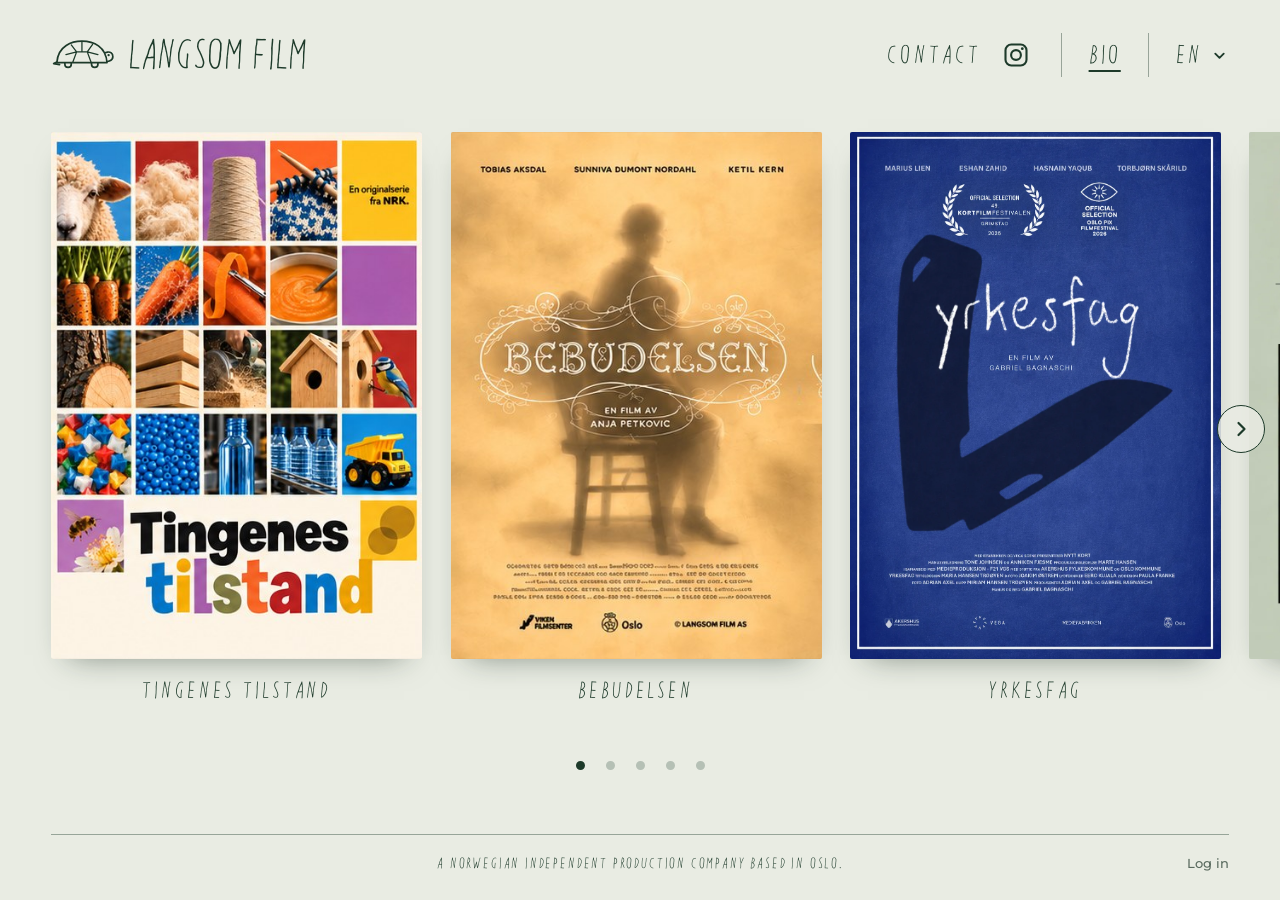
<file: index.html>
<!DOCTYPE html>
<html lang="no">
<head>
<meta charset="utf-8">
<meta name="viewport" content="width=device-width, initial-scale=1, viewport-fit=cover">
<meta name="theme-color" content="#e9ece3">
<link rel="icon" href="assets/icons/favicon.svg" type="image/svg+xml">
<link rel="icon" href="assets/icons/favicon-32.png" sizes="32x32" type="image/png">
<link rel="apple-touch-icon" href="assets/icons/apple-touch-icon.png">
<link rel="manifest" href="assets/icons/site.webmanifest">
<title>Langsom Film</title>
<meta name="description" content="Langsom Film er et norsk uavhengig produksjonsselskap basert i Oslo.">
<meta property="og:title" content="Langsom Film">
<meta property="og:description" content="Et norsk uavhengig produksjonsselskap basert i Oslo.">
<meta property="og:image" content="https://langsomfilm.no/assets/yrkesfag.jpg">
<meta property="og:type" content="website">
<link rel="preload" href="assets/fonts/HenriksHand-Regular.ttf" as="font" type="font/ttf" crossorigin>
<link rel="preconnect" href="https://fonts.googleapis.com">
<link href="https://fonts.googleapis.com/css2?family=Amatic+SC&family=Newsreader:ital,opsz,wght@0,6..72,400;0,6..72,500;1,6..72,400&family=Montserrat:wght@500;600;700&display=swap" rel="stylesheet">
<style>
/* VOICE: quiet, handmade, unhurried — the posters do the talking.
   COLOUR and TYPE: pale sage paper, dark forest-green ink; Henrik's hand for every label and title,
   a plain sans for longer reading text.
   LAYOUT: header (logo | mail · Instagram · Bio · language), poster carousel sized to the viewport, footer (centred tagline | editor link) with a small turtle walking along its top line.
   The whole page fits one screen: poster size is derived from the viewport height. */
@font-face{font-family:"Henriks Hand";src:url("assets/fonts/HenriksHand-Regular.ttf") format("truetype");font-display:swap}
:root{color-scheme:light;--bg:#e9ece3;--paper:#f4f5ef;--ink:#1d3a2a;--soft:#5a6b5f;--line:rgba(29,58,42,.4);
  --hand:"Henriks Hand","Amatic SC","Bradley Hand",cursive; /* Amatic SC fills glyphs Henrik's hand lacks: quotes, dashes, é ü ö ä, ( ) & / @ */--sans:Montserrat,system-ui,sans-serif;--read:Newsreader,Georgia,serif}
*{box-sizing:border-box;min-width:0}
html,body{margin:0}
body{background:var(--bg);color:var(--ink);font:16px/1.6 var(--sans);font-weight:500;overflow-x:clip;min-height:100vh;min-height:100svh;display:flex;flex-direction:column;-webkit-text-size-adjust:100%;-webkit-tap-highlight-color:transparent}
button,select{font:inherit;color:inherit;cursor:pointer}
a{color:inherit}
:focus-visible{outline:2.5px solid var(--ink);outline-offset:4px}
.hand{font-family:var(--hand);font-weight:400;text-transform:uppercase;letter-spacing:.14em}
.wrap{--pad:max(4vw,16px,env(safe-area-inset-left));width:min(1840px,100%);margin:0 auto;padding:0 var(--pad)}

/* header: brand (turtle + wordmark, subtitle aligned under the wordmark) left; contact + menu right,
   every right-hand item 44px tall and centred on the wordmark line */
header{padding:clamp(18px,2.6vw,40px) 0 clamp(8px,1.4vw,20px)}
.hd{--mark:clamp(56px,5vw,84px);--g:clamp(10px,1vw,16px);--sep:clamp(14px,1.8vw,28px);
  display:grid;grid-template-columns:minmax(0,1fr) auto;grid-template-areas:"brand nav";column-gap:clamp(20px,3vw,48px);align-items:center}
.logo{grid-area:brand;justify-self:start;display:flex;align-items:center;gap:var(--g);text-decoration:none;font-family:var(--hand);font-size:clamp(28px,2.8vw,46px);line-height:1;white-space:nowrap}
.logo svg{width:var(--mark);height:auto;flex:none}
.nav{grid-area:nav;display:flex;align-items:center}
.reach,.menu{display:flex;align-items:center}
.reach{gap:clamp(8px,1vw,14px)}
.nav>.menu,.menu>.lang{border-left:1.5px solid var(--line);margin-left:var(--sep);padding-left:var(--sep)}
.reach a,.bio-btn,.lang{height:44px;display:flex;align-items:center}
.mail{gap:10px;text-decoration:none;font-size:clamp(20px,1.7vw,26px)}
.mail:hover span,.mail:focus-visible span{text-decoration:underline;text-underline-offset:6px}
.mail svg{width:24px;height:24px;flex:none;display:none}
.ig{justify-content:center;width:44px}
.ig svg{width:28px;height:28px}
.bio-btn{background:none;border:0;padding:0 4px;font-size:clamp(20px,1.7vw,26px);text-decoration:underline;text-decoration-thickness:1.5px;text-underline-offset:9px}
.bio-btn:hover{text-decoration-thickness:3px}
.lang{position:relative}
.lang select{appearance:none;-webkit-appearance:none;background:none;border:0;border-radius:4px;height:44px;padding:0 24px 0 4px;font-family:var(--hand);font-size:clamp(20px,1.7vw,26px);letter-spacing:.14em}
.lang svg{position:absolute;right:2px;width:15px;height:15px;pointer-events:none}

/* carousel */
main{flex:1;display:flex;flex-direction:column;justify-content:center;padding-block:clamp(4px,1.2vw,20px)}
/* poster width: three across the content width, and no taller than the height left after header,
   title and footer — so the page never scrolls */
.car{position:relative;--iw:clamp(200px,min(calc((min(92vw,1840px - 8vw) - 64px) / 3),calc((100vh - 332px) * .7055)),600px)}
/* tall tablets: bigger posters, two visible, swipe for the rest */
@media(max-width:1100px) and (orientation:portrait){.car{--iw:clamp(200px,min(60vw,calc((100vh - 300px) * .7055)),600px)}}
.track{display:flex;gap:clamp(16px,2.2vw,32px);overflow-x:auto;scroll-snap-type:x mandatory;scrollbar-width:none;padding:14px max(4vw,16px) 8px;scroll-padding-inline:max(4vw,16px)}
.track::-webkit-scrollbar{display:none}
@media(min-width:1840px){.track{padding-inline:calc((100vw - 1840px)/2 + 4vw);scroll-padding-inline:calc((100vw - 1840px)/2 + 4vw)}}
.track.fits{justify-content:center}
/* 3+ posters that fit: spread them so the row's outer edges line up with the header's */
.track.fits.spread{justify-content:space-between}
.item{flex:0 0 var(--iw);scroll-snap-align:start;margin:0;display:flex;flex-direction:column;align-items:center}
.poster{display:block;width:100%;aspect-ratio:436/618;padding:0;border:0;background:#d4d9cd;border-radius:2px;overflow:hidden;box-shadow:0 14px 30px -18px rgba(20,40,28,.55);transition:transform .2s ease,box-shadow .2s ease}
.poster img{width:100%;height:100%;object-fit:cover;display:block}
@media(hover:hover){.poster:hover{transform:translateY(-4px);box-shadow:0 22px 38px -20px rgba(20,40,28,.6)}}
.poster:active{transform:scale(.985)}
.item h2{margin:18px 0 0;width:100%;text-align:center;font-size:clamp(18px,1.6vw,24px);line-height:1.3;text-wrap:balance}
.arrow{position:absolute;top:calc(50% - 44px);width:48px;height:48px;border-radius:50%;border:1.5px solid var(--ink);background:rgba(233,236,227,.85);display:grid;place-items:center;transition:opacity .15s;z-index:2}
.arrow:hover{background:var(--paper)}
.arrow.prev{left:max(1.2vw,8px)}.arrow.next{right:max(1.2vw,8px)}
.arrow[hidden]{display:grid;opacity:0;pointer-events:none}
.arrow svg{width:20px;height:20px}
.empty{padding:60px 0;text-align:center;color:var(--soft)}
.dots{display:flex;justify-content:center;gap:2px;margin-top:14px}
.dots[hidden]{display:none}
.dots button{width:28px;height:28px;border:0;background:none;padding:0;display:grid;place-items:center}
.dots button::before{content:"";width:9px;height:9px;border-radius:50%;background:rgba(29,58,42,.25);transition:background .15s}
.dots button[aria-current="true"]::before{background:var(--ink)}

/* footer: a hairline the turtle walks on; tagline centred, editor link at the right edge */
footer{padding:clamp(28px,2.4vw,36px) 0 calc(clamp(10px,1.4vw,22px) + env(safe-area-inset-bottom))}
.ft{position:relative;display:grid;grid-template-columns:minmax(0,1fr) auto minmax(0,1fr);grid-template-areas:". tag login";align-items:center;column-gap:24px;padding-top:clamp(8px,.9vw,14px)}
.ft::before{content:"";position:absolute;top:0;left:var(--pad);right:var(--pad);border-top:1.5px solid var(--line)}
.tag{grid-area:tag;margin:0;text-align:center;font-size:clamp(13px,1vw,16px);line-height:1.5;letter-spacing:.14em;text-wrap:balance}
.ft .reach{grid-area:reach;display:none}
.login-link{grid-area:login;justify-self:end;background:none;border:0;text-decoration:none;font-size:13px;color:var(--soft);padding:8px 0 8px 8px}

/* walking turtle: line-drawn, slow (~12px/s), fades in and out at the ends of the line */
.lane{--tw:50px;--dur:110s;position:absolute;left:var(--pad);right:var(--pad);bottom:100%;height:calc(var(--tw) * .475);margin-bottom:-1px;overflow:hidden;pointer-events:none;
  -webkit-mask-image:linear-gradient(90deg,transparent,#000 7%,#000 93%,transparent);mask-image:linear-gradient(90deg,transparent,#000 7%,#000 93%,transparent)}
.path{position:absolute;inset:0 auto 0 0;width:calc(100% + var(--tw));animation:walk var(--dur) linear -38s infinite;will-change:transform}
.walker{position:absolute;bottom:0;left:calc(var(--tw) * -1);width:var(--tw);height:auto;display:block;color:var(--ink);animation:bob 1.7s ease-in-out infinite}
.walker .leg{transform-box:fill-box;transform-origin:50% 15%;animation:step 1.7s ease-in-out infinite}
.walker .leg.b{animation-delay:-.85s}
@keyframes walk{from{transform:translateX(0)}to{transform:translateX(100%)}}
@keyframes step{0%,100%{transform:rotate(14deg)}50%{transform:rotate(-14deg)}}
@keyframes bob{0%,100%{transform:translateY(0)}50%{transform:translateY(-1px)}}
.login-link:hover{color:var(--ink);text-decoration:underline}

/* detail sheet (film + bio) — quick fade, no 3D */
.scrim{position:fixed;inset:0;background:rgba(24,40,30,.42);z-index:20;opacity:0;transition:opacity .16s}
.sheet{--pad:24px;position:fixed;z-index:21;left:50%;top:50%;width:calc(100vw - var(--pad)*2);max-height:calc(100vh - var(--pad)*2);max-height:calc(100svh - var(--pad)*2);overflow:auto;overscroll-behavior:contain;
  background:var(--paper);border:1.5px solid var(--ink);border-radius:4px;box-shadow:0 30px 70px -30px rgba(20,40,28,.55);opacity:0;transform:translate(-50%,-48%);transition:opacity .16s ease-out,transform .16s ease-out}
.scrim.on{opacity:1}.sheet.on{opacity:1;transform:translate(-50%,-50%)}
.x{position:sticky;top:10px;float:right;margin:10px 10px -54px 0;width:44px;height:44px;border:0;border-radius:50%;background:rgba(244,245,239,.9);display:grid;place-items:center;z-index:2}
.x:hover{background:#e3e7dc}
.x svg{width:22px;height:22px}

.info{padding:clamp(22px,3.4vw,44px) clamp(20px,3.4vw,48px)}
.info h3{margin:0;font-size:clamp(32px,4.4vw,54px);line-height:1.1;padding-right:44px;overflow-wrap:anywhere}
.by{margin:10px 0 0;font-size:clamp(15px,1.4vw,19px)}
.cols{display:grid;grid-template-columns:minmax(0,200px) minmax(0,1fr);gap:clamp(20px,3vw,40px);margin-top:clamp(18px,2.6vw,30px)}
.meta{border-right:1.5px solid var(--line);padding-right:clamp(16px,2.4vw,30px)}
.meta dl{margin:0}
.meta dt{font-size:15px;color:var(--soft);margin-top:14px}
.meta dl>div:first-child dt{margin-top:0}
/* card reading text: Newsreader, a quiet book serif beside Henrik's hand-lettered titles and labels */
.info{font-family:var(--read);font-weight:400;font-size:clamp(17px,1.25vw,19px);line-height:1.6;font-optical-sizing:auto}
.meta dd{margin:2px 0 0;font-size:17px;font-weight:500;line-height:1.35}
.syn p{margin:0 0 1em;max-width:60ch;text-wrap:pretty}
.stills{display:grid;grid-template-columns:repeat(auto-fit,minmax(200px,440px));gap:12px;margin-top:clamp(12px,2vw,22px)}
.stills img{width:100%;aspect-ratio:16/10;object-fit:cover;display:block;border-radius:2px}
.note{font-size:15px;font-style:italic;color:var(--soft);margin:14px 0 0}
.bio{display:grid;grid-template-columns:minmax(0,1fr) minmax(0,1fr);gap:clamp(20px,3vw,44px)}
.bio>section+section{border-left:1.5px solid var(--line);padding-left:clamp(20px,3vw,44px)}
.bio h3{font-size:clamp(28px,3.2vw,40px);text-decoration:underline;text-decoration-thickness:1.5px;text-underline-offset:9px;padding-right:44px}
.bio h4{margin:14px 0 16px;font-size:17px}
.bio p{margin:0 0 1em}
.me{display:grid;grid-template-columns:minmax(0,170px) minmax(0,1fr);gap:18px;align-items:start}
.me img{width:100%;aspect-ratio:3/4;object-fit:cover;border-radius:2px;display:block;background:#d4d9cd}

/* narrower screens: the e-mail address becomes an envelope icon */
@media(max-width:700px){
  .mail span{position:absolute;width:1px;height:1px;overflow:hidden;clip-path:inset(50%);white-space:nowrap}
  .mail{width:44px;justify-content:center}.mail svg{display:block}
}
@media(max-width:700px){
  header{padding:max(12px,env(safe-area-inset-top)) 0 0}
  /* two rows: brand | Bio · NO, then subtitle | mail · Instagram */
  /* phone: header is logo | Bio · NO; mail + Instagram move down beside the editor link */
  .hd{--mark:44px;--g:8px;--sep:12px;grid-template-areas:"brand nav";column-gap:12px}
  .hd .reach{display:none}
  .nav>.menu{border-left:0;margin-left:0;padding-left:0}
  footer{padding-top:30px}
  .ft{grid-template-columns:auto minmax(0,1fr) auto;grid-template-areas:"tag tag tag" "reach . login";row-gap:2px;padding-top:10px}
  .lane{--tw:38px;--dur:34s}
  .ft .reach{display:flex;gap:0;margin-left:-10px}
  .ft .mail{width:44px;justify-content:center}.ft .mail svg{display:block}
  .logo{font-size:24px}
  .bio-btn{font-size:20px;text-underline-offset:7px}
  .lang select{font-size:18px;padding-right:20px}.lang svg{width:13px}
  .tag{font-size:11.5px;letter-spacing:.1em}
  .ig svg{width:24px;height:24px}
  /* poster sized so poster + title fit in the visible viewport, under the header */
  .car{--iw:clamp(170px,min(74vw,calc((100svh - 290px) * .7055)),360px)}
  .track{scroll-padding-inline:0;padding-inline:calc((100% - var(--iw))/2);padding-top:10px}
  .item{scroll-snap-align:center}
  .item h2{margin-top:12px;font-size:18px}
  .dots{margin-top:6px}
  .arrow{display:none!important}
  .sheet{--pad:10px}
  .cols{grid-template-columns:minmax(0,1fr)}
  .meta{border-right:0;padding-right:0;border-bottom:1.5px solid var(--line);padding-bottom:16px}
  .meta dl{display:grid;grid-template-columns:repeat(2,minmax(0,1fr));gap:4px 16px}
  .meta dt,.meta dl>div:first-child dt{margin-top:8px}
  .bio{grid-template-columns:minmax(0,1fr)}
  .bio>section+section{border-left:0;padding-left:0;border-top:1.5px solid var(--line);padding-top:20px}
  .me{grid-template-columns:minmax(0,120px) minmax(0,1fr)}
  .x{top:8px;margin:8px 8px -52px 0}
  .info{padding-top:20px}
}
@media(prefers-reduced-motion:reduce){.poster,.scrim,.sheet{transition:none}.path,.walker,.walker .leg{animation:none}.path{transform:translateX(12%)}}
</style>
</head>
<body>
<header>
  <div class="wrap hd">
    <a class="logo" href="./" aria-label="Langsom Film"><svg viewBox="0 0 120 64" aria-hidden="true"><use href="#tl"/></svg><span>Langsom Film</span></a>
    <nav class="nav">
      <div class="reach">
        <a class="mail hand js-mail" href="mailto:adrianaxel.dp@gmail.com"><svg viewBox="0 0 24 24" fill="none" stroke="currentColor" stroke-width="1.8" stroke-linejoin="round" aria-hidden="true"><rect x="3" y="5.5" width="18" height="13" rx="2"/><path d="M3.5 6.5l8.5 6.5 8.5-6.5"/></svg><span data-t="contact">Kontakt</span></a>
        <a class="ig js-ig" href="https://www.instagram.com/langsom.film/" aria-label="Instagram"><svg viewBox="0 0 24 24" fill="none" stroke="currentColor" stroke-width="1.8"><rect x="3" y="3" width="18" height="18" rx="5"/><circle cx="12" cy="12" r="4.2"/><circle cx="17.4" cy="6.6" r="1.2" fill="currentColor" stroke="none"/></svg></a>
      </div>
      <div class="menu">
    <button class="bio-btn hand" id="bioBtn" aria-haspopup="dialog">Bio</button>
    <div class="lang"><select id="langSel" aria-label="Språk / Language"><option value="no">NO</option><option value="en">EN</option></select>
      <svg viewBox="0 0 16 16" fill="none" stroke="currentColor" stroke-width="2" stroke-linecap="round" stroke-linejoin="round" aria-hidden="true"><path d="M3.5 6l4.5 4.5L12.5 6"/></svg></div>
      </div>
    </nav>
  </div>
</header>

<main>
  <div class="car">
    <div class="track" id="track" data-ta="films"></div>
    <div class="dots" id="dots"></div>
    <button class="arrow prev" id="prev" data-ta="prev"><svg viewBox="0 0 20 20" fill="none" stroke="currentColor" stroke-width="2.2" stroke-linecap="round" stroke-linejoin="round"><path d="M12.5 4 6.5 10l6 6"/></svg></button>
    <button class="arrow next" id="next" data-ta="next"><svg viewBox="0 0 20 20" fill="none" stroke="currentColor" stroke-width="2.2" stroke-linecap="round" stroke-linejoin="round"><path d="M7.5 4l6 6-6 6"/></svg></button>
  </div>
</main>

<footer>
  <div class="wrap ft">
    <div class="lane" aria-hidden="true"><div class="path">
      <svg class="walker" viewBox="0 0 120 57"><g fill="none" stroke="currentColor" stroke-width="3.4" stroke-linejoin="round" stroke-linecap="round">
        <path d="M15 43 L5 48 L16 50"/>
        <rect class="leg b" x="36" y="38" width="12" height="17" rx="6" style="fill:var(--bg)"/>
        <rect class="leg" x="84" y="38" width="12" height="17" rx="6" style="fill:var(--bg)"/>
        <rect class="leg" x="24" y="38" width="12" height="17" rx="6" style="fill:var(--bg)"/>
        <rect class="leg b" x="72" y="38" width="12" height="17" rx="6" style="fill:var(--bg)"/>
        <path d="M93 38 C97 24 116 22 116 35 C116 43 105 46 97 44" style="fill:var(--bg)"/>
        <circle cx="108" cy="32" r="2.2" fill="currentColor" stroke="none"/>
        <path d="M11 46 C13 14 40 6 58 6 C80 6 103 16 105 46Z" style="fill:var(--bg)"/>
        <path d="M38 13 L48 26 L41 45 M58 7 V26 M78 12 L68 26 L75 45 M48 26 H68 M28 31 L48 26 M88 31 L68 26" stroke-width="2.6"/>
      </g></svg>
    </div></div>
    <p class="tag hand" id="tagline"></p>
    <div class="reach">
      <a class="mail js-mail" href="mailto:adrianaxel.dp@gmail.com"><svg viewBox="0 0 24 24" fill="none" stroke="currentColor" stroke-width="1.8" stroke-linejoin="round" aria-hidden="true"><rect x="3" y="5.5" width="18" height="13" rx="2"/><path d="M3.5 6.5l8.5 6.5 8.5-6.5"/></svg><span data-t="contact">Kontakt</span></a>
      <a class="ig js-ig" href="https://www.instagram.com/langsom.film/" aria-label="Instagram"><svg viewBox="0 0 24 24" fill="none" stroke="currentColor" stroke-width="1.8"><rect x="3" y="3" width="18" height="18" rx="5"/><circle cx="12" cy="12" r="4.2"/><circle cx="17.4" cy="6.6" r="1.2" fill="currentColor" stroke="none"/></svg></a>
    </div>
    <button class="login-link" id="loginLink" data-t="login">Logg inn</button>
  </div>
</footer>

<svg width="0" height="0" style="position:absolute" aria-hidden="true">
  <defs>
    <symbol id="tl" viewBox="0 0 120 64">
      <g fill="none" stroke="currentColor" stroke-width="3.2" stroke-linejoin="round" stroke-linecap="round">
        <path d="M15 43 L5 48 L16 50"/>
        <rect x="26" y="38" width="12" height="17" rx="6" style="fill:var(--bg)"/>
        <rect x="76" y="38" width="12" height="17" rx="6" style="fill:var(--bg)"/>
        <path d="M93 38 C97 24 116 22 116 35 C116 43 105 46 97 44" style="fill:var(--bg)"/>
        <circle cx="108" cy="32" r="2.2" fill="currentColor" stroke="none"/>
        <path d="M11 46 C13 14 40 6 58 6 C80 6 103 16 105 46Z" style="fill:var(--bg)"/>
        <path d="M38 13 L48 26 L41 45 M58 7 V26 M78 12 L68 26 L75 45 M48 26 H68 M28 31 L48 26 M88 31 L68 26" stroke-width="2.4"/>
      </g>
    </symbol>
  </defs>
</svg>

<script>
{
/* Content lives in content/films.json and content/site.json. Logged-in editing lives in assets/edit.js
   (loaded only on demand) and saves through https://api.langsomfilm.no (see server/). */
const T={
  no:{contact:'Kontakt',films:'Filmer',prev:'Forrige',next:'Neste',close:'Lukk',login:'Logg inn',show:'Vis detaljer om',pick:'Velg film',
      year:'År',duration:'Varighet',lang:'Språk',regi:'Regi',manus:'Manus',cast:'Medvirkende',by:'En film av',
      more:'Mer informasjon kommer.',sample:'Eksempelinnhold — fylles ut i redigeringsmodus.',what:'Hva vi gjør',about:'Om meg',
      poster:'Plakat',still:'Stillbilde',from:'fra',portrait:'Portrett av',empty:'Ingen filmer ennå.'},
  en:{contact:'Contact',films:'Films',prev:'Previous',next:'Next',close:'Close',login:'Log in',show:'Show details for',pick:'Choose film',
      year:'Year',duration:'Runtime',lang:'Language',regi:'Director',manus:'Screenplay',cast:'Cast',by:'A film by',
      more:'More information coming soon.',sample:'Sample content — to be filled in.',what:'What we do',about:'About me',
      poster:'Poster',still:'Still',from:'from',portrait:'Portrait of',empty:'No films yet.'}
};
let state={site:{},films:[]}, lang='no';
try{lang=localStorage.getItem('langsomfilm-lang')||(/^(nb|nn|no)\b/i.test(navigator.language)?'no':'en')}catch(e){}
if(!T[lang])lang='no';
const t=k=>T[lang][k];
const L=(o,k)=>(lang==='en'&&o[k+'_en'])?o[k+'_en']:(o[k]||'');
const $=s=>document.querySelector(s);
const esc=s=>String(s??'').replace(/[&<>"']/g,c=>({'&':'&amp;','<':'&lt;','>':'&gt;','"':'&quot;',"'":'&#39;'}[c]));
const paras=s=>String(s||'').split(/\n\s*\n/).map(p=>p.trim()).filter(Boolean).map(p=>`<p>${esc(p)}</p>`).join('');
/* the editor can map freshly uploaded images to a URL that works before the site republishes */
const src=p=>window.LF_SRC?window.LF_SRC(p):p;
const reduce=matchMedia('(prefers-reduced-motion: reduce)').matches;
const X='<svg viewBox="0 0 24 24" fill="none" stroke="currentColor" stroke-width="2.4" stroke-linecap="round"><path d="M5 5l14 14M19 5L5 19"/></svg>';

/* ---------- language ---------- */
function applyLang(){
  document.documentElement.lang=lang;$('#langSel').value=lang;
  document.querySelectorAll('[data-t]').forEach(el=>el.textContent=t(el.dataset.t));
  document.querySelectorAll('[data-ta]').forEach(el=>el.setAttribute('aria-label',t(el.dataset.ta)));
  $('#dots').setAttribute('aria-label',t('pick'));
  render();
}
$('#langSel').onchange=e=>{lang=e.target.value;try{localStorage.setItem('langsomfilm-lang',lang)}catch(_){}if(open)open.close(true);applyLang()};

/* ---------- render ---------- */
const track=$('#track');
function render(){
  const s=state.site;
  $('#tagline').textContent=L(s,'tagline');
  if(s.email)document.querySelectorAll('.js-mail').forEach(a=>a.href='mailto:'+s.email)
  document.querySelectorAll('.js-ig').forEach(a=>a.href=s.instagram||'https://www.instagram.com/langsom.film/');
  $('#dots').innerHTML='';
  track.innerHTML=state.films.map((f,i)=>`
    <figure class="item" data-i="${i}">
      <button class="poster" data-open="${i}" aria-label="${t('show')} ${esc(f.title)}"><img src="${esc(src(f.poster))}" alt="${t('poster')}: ${esc(f.title)}" loading="lazy"></button>
      <h2 class="hand">${esc(f.title)}</h2>
    </figure>`).join('')+(state.loaded&&!state.films.length&&!window.LF_EDITING?`<p class="empty">${t('empty')}</p>`:'');
  dispatchEvent(new Event('lf:render'));
  fit();
}
/* centre the row when every poster fits on screen */
function fit(){track.classList.remove('fits');const f=innerWidth>700&&track.scrollWidth<=track.clientWidth+2;track.classList.toggle('fits',f);track.classList.toggle('spread',f&&track.querySelectorAll('.item').length>=3);arrows()}
function arrows(){
  const overflow=track.scrollWidth>track.clientWidth+8;
  $('#prev').hidden=!overflow||track.scrollLeft<8;
  $('#next').hidden=!overflow||track.scrollLeft+track.clientWidth>=track.scrollWidth-8;
  const items=[...track.querySelectorAll('.item')];const dots=$('#dots');
  dots.hidden=items.length<2||!overflow;
  if(dots.childElementCount!==items.length)dots.innerHTML=items.map((it,k)=>`<button data-go="${k}" aria-label="${esc(state.films[k]?.title)}"></button>`).join('');
  const mid=track.getBoundingClientRect().left+track.clientWidth/2;let best=0,bd=1e9;
  items.forEach((it,k)=>{const r=it.getBoundingClientRect(),d=Math.abs(r.left+r.width/2-mid);if(d<bd){bd=d;best=k}});
  if(track.scrollLeft<8&&innerWidth>700)best=0;else if(track.scrollLeft+track.clientWidth>=track.scrollWidth-8&&innerWidth>700)best=items.length-1;
  [...dots.children].forEach((b,k)=>b.setAttribute('aria-current',k===best?'true':'false'));
}
track.addEventListener('scroll',arrows,{passive:true});addEventListener('resize',fit);
$('#dots').onclick=e=>{const b=e.target.closest('[data-go]');if(b)track.querySelector(`.item[data-i="${b.dataset.go}"]`).scrollIntoView({behavior:reduce?'auto':'smooth',inline:innerWidth>700?'start':'center',block:'nearest'})};
const step=()=>{const it=track.querySelector('.item');return it?it.getBoundingClientRect().width+parseFloat(getComputedStyle(track).columnGap||20):300};
$('#prev').onclick=()=>track.scrollBy({left:-step(),behavior:reduce?'auto':'smooth'});
$('#next').onclick=()=>track.scrollBy({left:step(),behavior:reduce?'auto':'smooth'});

/* ---------- detail sheet: quick fade in/out ---------- */
let open=null;
function openSheet({html,maxW,label,returnTo}){
  const scrim=document.createElement('div');scrim.className='scrim';
  const box=document.createElement('div');box.className='sheet';box.style.maxWidth=maxW+'px';
  box.setAttribute('role','dialog');box.setAttribute('aria-modal','true');box.setAttribute('aria-label',label);
  box.innerHTML=`<button class="x" aria-label="${t('close')}">${X}</button>${html}`;
  document.body.append(scrim,box);document.body.style.overflow='hidden';
  requestAnimationFrame(()=>{scrim.classList.add('on');box.classList.add('on')});
  box.querySelector('.x').focus({preventScroll:true});
  const onKey=e=>{
    if(e.key==='Escape')close();
    if(e.key==='Tab'){const f=[...box.querySelectorAll('button,a[href]')];const a=f[0],z=f[f.length-1];
      if(e.shiftKey&&document.activeElement===a){e.preventDefault();z.focus()}else if(!e.shiftKey&&document.activeElement===z){e.preventDefault();a.focus()}}
  };
  addEventListener('keydown',onKey);
  let closing=false;
  const close=(instant)=>{
    if(closing)return;closing=true;removeEventListener('keydown',onKey);
    scrim.classList.remove('on');box.classList.remove('on');
    const fin=()=>{box.remove();scrim.remove();document.body.style.overflow='';open=null;if(returnTo&&returnTo.isConnected)returnTo.focus({preventScroll:true})};
    if(reduce||instant)fin();else setTimeout(fin,170);
  };
  scrim.onclick=()=>close();box.querySelector('.x').onclick=()=>close();
  open={close};
}

function filmBack(f){
  const rows=[['year',f.year],['duration',f.duration],['lang',L(f,'lang')],['regi',f.regi],['manus',f.manus],['cast',(f.cast||'').split(',').map(s=>s.trim()).filter(Boolean).join(',\n')]].filter(r=>r[1]);
  return `<article class="info">
    <h3 class="hand">${esc(f.title)}</h3>${f.director?`<p class="by hand">${t('by')} ${esc(f.director)}</p>`:''}
    <div class="cols" ${rows.length?'':'style="grid-template-columns:minmax(0,1fr)"'}>
      ${rows.length?`<div class="meta"><dl>${rows.map(r=>`<div><dt class="hand">${t(r[0])}</dt><dd>${esc(r[1]).replace(/\n/g,'<br>')}</dd></div>`).join('')}</dl></div>`:''}
      <div class="syn">${paras(L(f,'synopsis'))||`<p>${t('more')}</p>`}${f.sample?`<p class="note">${t('sample')}</p>`:''}</div>
    </div>
    ${f.stills&&f.stills.length?`<div class="stills">${f.stills.map((s,k)=>`<img src="${esc(src(s))}" alt="${t('still')} ${k+1} ${t('from')} ${esc(f.title)}" loading="lazy">`).join('')}</div>`:''}
  </article>`;
}
function openFilm(i){
  const f=state.films[i];
  openSheet({html:filmBack(f),maxW:960,label:f.title,returnTo:track.querySelector(`.item[data-i="${i}"] .poster`)});
}
function bioBack(){
  const s=state.site;
  return `<div class="info bio">
    <section><h3 class="hand">Langsom Film</h3><h4 class="hand">${t('what')}</h4>${paras(L(s,'company'))}</section>
    <section><h3 class="hand">${esc(s.name)}</h3><h4 class="hand">${t('about')}</h4><div class="me">${s.portrait?`<img src="${esc(src(s.portrait))}" alt="${t('portrait')} ${esc(s.name)}">`:'<div></div>'}<div>${paras(L(s,'about'))}</div></div></section>
  </div>`;
}
$('#bioBtn').onclick=()=>openSheet({html:bioBack(),maxW:1000,label:'Bio',returnTo:$('#bioBtn')});

/* ---------- carousel clicks ---------- */
track.addEventListener('click',e=>{const b=e.target.closest('[data-open]');if(b)openFilm(+b.dataset.open)});

/* ---------- load content ---------- */
const get=u=>fetch(u,{cache:'no-cache'}).then(r=>{if(!r.ok)throw new Error(u+' '+r.status);return r.json()});
Promise.all([get('content/site.json'),get('content/films.json')])
  .then(([site,f])=>{state={site,films:(f.films||[]).filter(x=>x&&x.title&&x.poster),loaded:true};render()})
  .catch(err=>{console.error(err);track.innerHTML='<p class="empty">Kunne ikke laste innholdet. Prøv å laste siden på nytt.</p>'});

/* ---------- editing (loaded only when someone logs in) ---------- */
window.LF={get state(){return state},set(s){state={site:s.site||{},films:s.films||[],loaded:true};render()},render,openFilm,closeSheet:()=>open&&open.close(true)};
let editLoad=null;
const loadEditor=()=>editLoad||(editLoad=new Promise((ok,fail)=>{
  const css=document.createElement('link');css.rel='stylesheet';css.href='assets/edit.css?v=1';document.head.append(css);
  const js=document.createElement('script');js.src='assets/edit.js?v=1';js.onload=ok;js.onerror=fail;document.body.append(js);
}));
$('#loginLink').onclick=()=>loadEditor().then(()=>window.LF_EDIT.login());
try{if(localStorage.getItem('lf-token'))loadEditor().then(()=>window.LF_EDIT.resume())}catch(e){}
applyLang();
}
</script>
</body>
</html>
</file>
